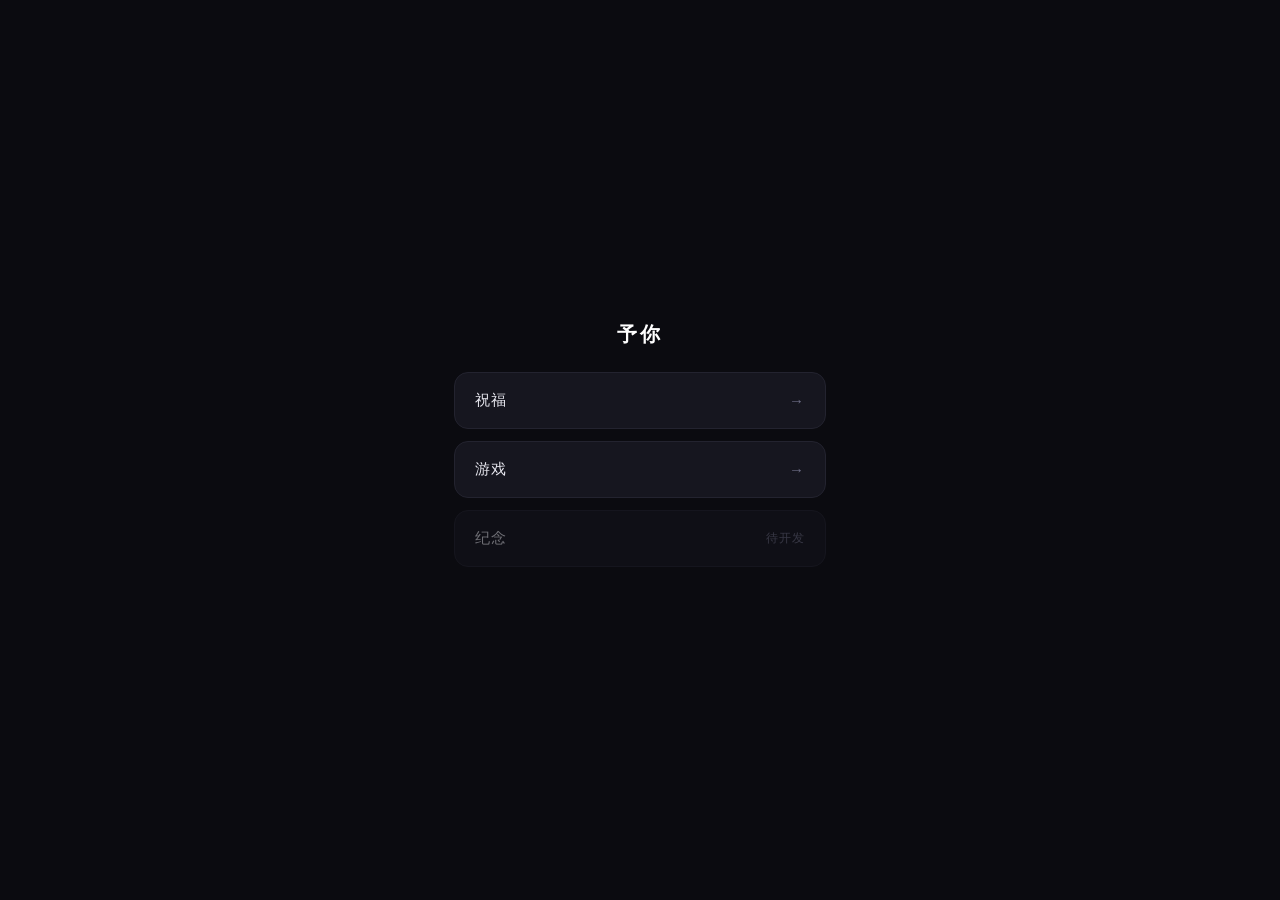
<file: index.html>
<!DOCTYPE html>
<html lang="zh-CN">
<head>
<meta charset="UTF-8">
<meta name="viewport" content="width=device-width, initial-scale=1, maximum-scale=1, user-scalable=no, viewport-fit=cover">
<meta name="theme-color" content="#0b0b10">
<title>予你</title>
<style>
  * { margin: 0; padding: 0; box-sizing: border-box; }
  html, body {
    width: 100%;
    height: 100%;
    overflow: hidden;
    background: #0b0b10;
  }
  body {
    display: flex;
    align-items: center;
    justify-content: center;
    color: #e8e8f0;
    font-family: -apple-system, BlinkMacSystemFont, "PingFang SC", "Microsoft YaHei", sans-serif;
    -webkit-tap-highlight-color: transparent;
  }
  #view {
    position: fixed;
    top: 0;
    left: 0;
    width: 100%;
    height: 100%;
    border: 0;
    display: none;
    background: #05000c;
  }
  .menu {
    display: none;
    width: 100%;
    max-width: 420px;
    padding: 24px;
  }
  .menu h1 {
    margin-bottom: 24px;
    font-size: 20px;
    font-weight: 600;
    letter-spacing: 3px;
    text-align: center;
    color: #ffffff;
  }
  .menu a {
    display: flex;
    align-items: center;
    justify-content: space-between;
    margin-bottom: 12px;
    padding: 18px 20px;
    border: 1px solid #23232f;
    border-radius: 14px;
    background: #16161f;
    color: #e8e8f0;
    font-size: 15px;
    letter-spacing: 1px;
    text-decoration: none;
  }
  .menu a::after {
    content: '→';
    color: #6d6d85;
  }
  .menu a:active { background: #1e1e2a; }
  .menu a.pending {
    opacity: .45;
    pointer-events: none;
  }
  .menu a.pending::after {
    content: '待开发';
    font-size: 12px;
  }
</style>
</head>
<body>
<iframe id="view" allow="autoplay" scrolling="no"></iframe>
<div class="menu" id="menu">
  <h1>予你</h1>
  <div id="list"></div>
</div>
<script>
(function () {
  'use strict';

  var MODULES = [
    { id: 'wish', name: '祝福', path: '祝福/index.html', ready: true },
    { id: 'game', name: '游戏', path: '游戏/index.html', ready: true },
    { id: 'mem', name: '纪念', path: '纪念/index.html', ready: false }
  ];

  var view = document.getElementById('view');
  var menu = document.getElementById('menu');
  var list = document.getElementById('list');
  var initialP = new URLSearchParams(window.location.search).get('p');
  var i;

  for (i = 0; i < MODULES.length; i++) {
    var item = MODULES[i];
    var a = document.createElement('a');
    a.textContent = item.name;
    if (item.ready) {
      a.href = '?m=' + item.id;
    } else {
      a.className = 'pending';
    }
    list.appendChild(a);
  }

  /* iframe 导航用 location.replace()，避免产生多余历史条目
     （否则浏览器返回键要按两次：先退 iframe 再退根地址） */
  function loadView(url) {
    try {
      if (url) {
        view.contentWindow.location.replace(url);
        view.style.display = 'block';
      } else {
        view.contentWindow.location.replace('about:blank');
        view.style.display = 'none';
      }
    } catch (e) {
      if (url) view.src = url;
      else view.removeAttribute('src');
      view.style.display = url ? 'block' : 'none';
    }
  }

  function route() {
    var sp = new URLSearchParams(window.location.search);
    var m = sp.get('m');
    var p = sp.get('p');
    var current = null;

    for (var j = 0; j < MODULES.length; j++) {
      if (MODULES[j].id === m) current = MODULES[j];
    }

    if (current && current.ready) {
      document.title = current.name;
      menu.style.display = 'none';
      /* 初始 URL 就带 p = 分享直达链接，透传 direct 让子页面隐藏返回按钮（封闭体验）；
         从菜单点进来的 p 与初始不同（或初始无 p），保持可返回 */
      var direct = initialP && p === initialP;
      loadView(current.path + (p ? ('?p=' + encodeURIComponent(p)) : '') + (direct ? '&direct=1' : ''));
    } else {
      document.title = '予你';
      loadView(null);
      menu.style.display = 'block';
    }
  }

  /* 供子页面调用（跨 iframe 层级，统一走 postMessage） */
  window.addEventListener('message', function (e) {
    if (e.origin !== window.location.origin) return;
    if (e.data && typeof e.data.nav === 'string') {
      window.__nav(e.data.nav);
    }
  });

  /* 直调入口（同层 iframe 可用） */
  window.__nav = function (query) {
    window.history.pushState(null, '', window.location.pathname + (query || ''));
    route();
  };

  window.addEventListener('popstate', route);
  route();
})();
</script>
</body>
</html>
</file>
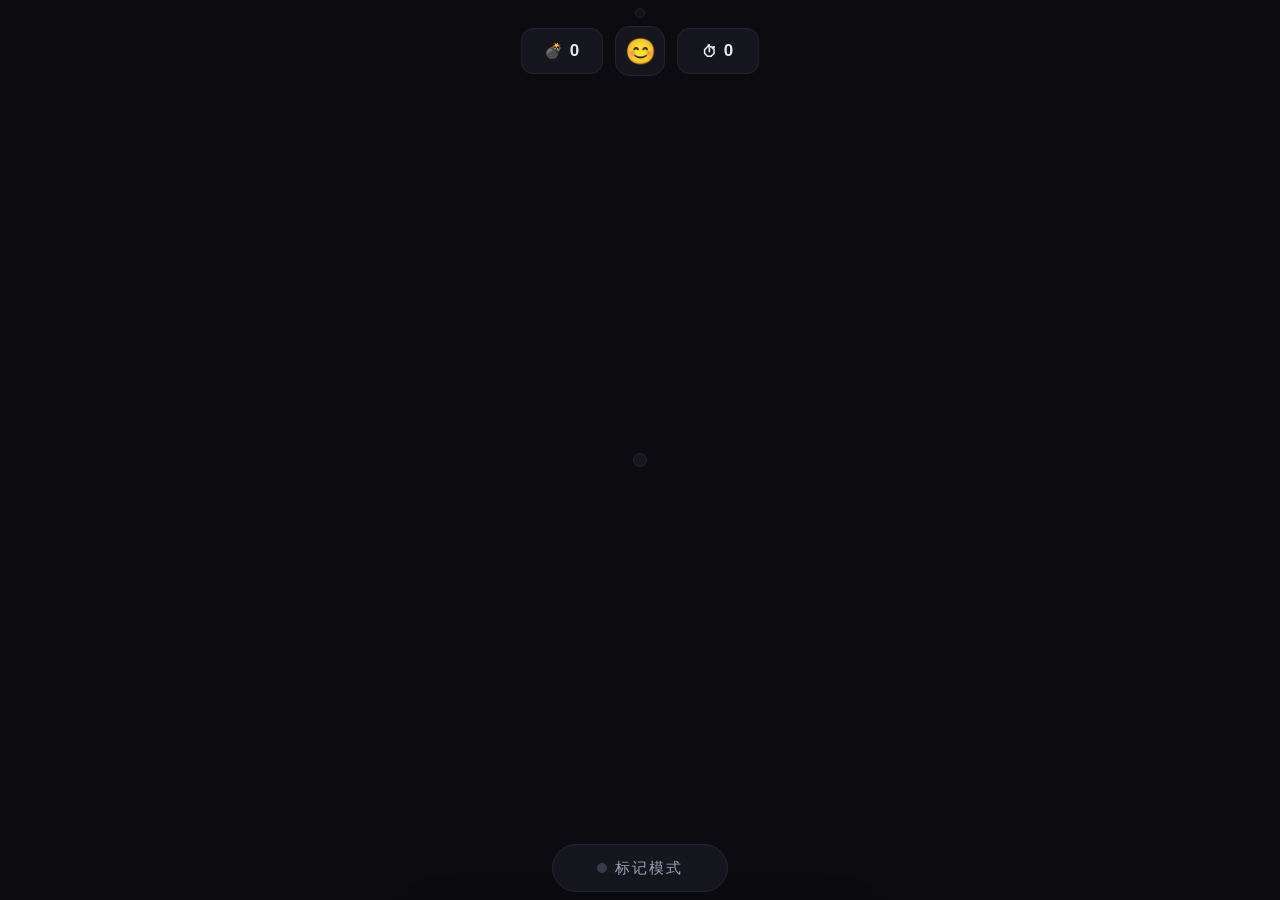
<file: 游戏/index.html>
<!DOCTYPE html>
<html lang="zh-CN">
<head>
<meta charset="UTF-8">
<meta name="viewport" content="width=device-width, initial-scale=1, maximum-scale=1, user-scalable=no, viewport-fit=cover">
<meta name="format-detection" content="telephone=no">
<meta name="theme-color" content="#0b0b10">
<meta name="apple-mobile-web-app-capable" content="yes">
<title>扫雷</title>
<link rel="stylesheet" href="style.css">
</head>
<body>
<div id="game">
  <div class="levels" id="levels"></div>

  <header class="head" id="head">
    <div class="chip"><span class="ico">💣</span><span id="mineCount">0</span></div>
    <button id="restart" type="button" aria-label="重新开始">😊</button>
    <div class="chip"><span class="ico">⏱</span><span id="time">0</span></div>
  </header>

  <div class="board-wrap">
    <div id="board"></div>
  </div>

  <footer class="foot" id="foot">
    <button id="flagMode" class="mode-btn" type="button" aria-pressed="false">
      <span class="dot"></span><span id="modeText">标记模式</span>
    </button>
  </footer>
</div>

<div id="flash" class="flash"></div>

<div id="scrim" class="scrim"></div>

<div id="result" class="result" role="dialog" aria-modal="true">
  <div class="sheet">
    <h2 id="resultTitle">游戏结束</h2>
    <p id="resultMsg"></p>
    <div class="stats">
      <div><span>用时</span><strong id="resultTime">0</strong></div>
      <div><span>难度</span><strong id="resultLevel">简单</strong></div>
      <div><span>最佳</span><strong id="resultBest">--</strong></div>
    </div>
    <div class="actions">
      <button id="againBtn" type="button">再来一局</button>
      <button id="closeBtn" type="button">看看棋盘</button>
    </div>
  </div>
</div>

<script src="script.js"></script>
</body>
</html>
</file>
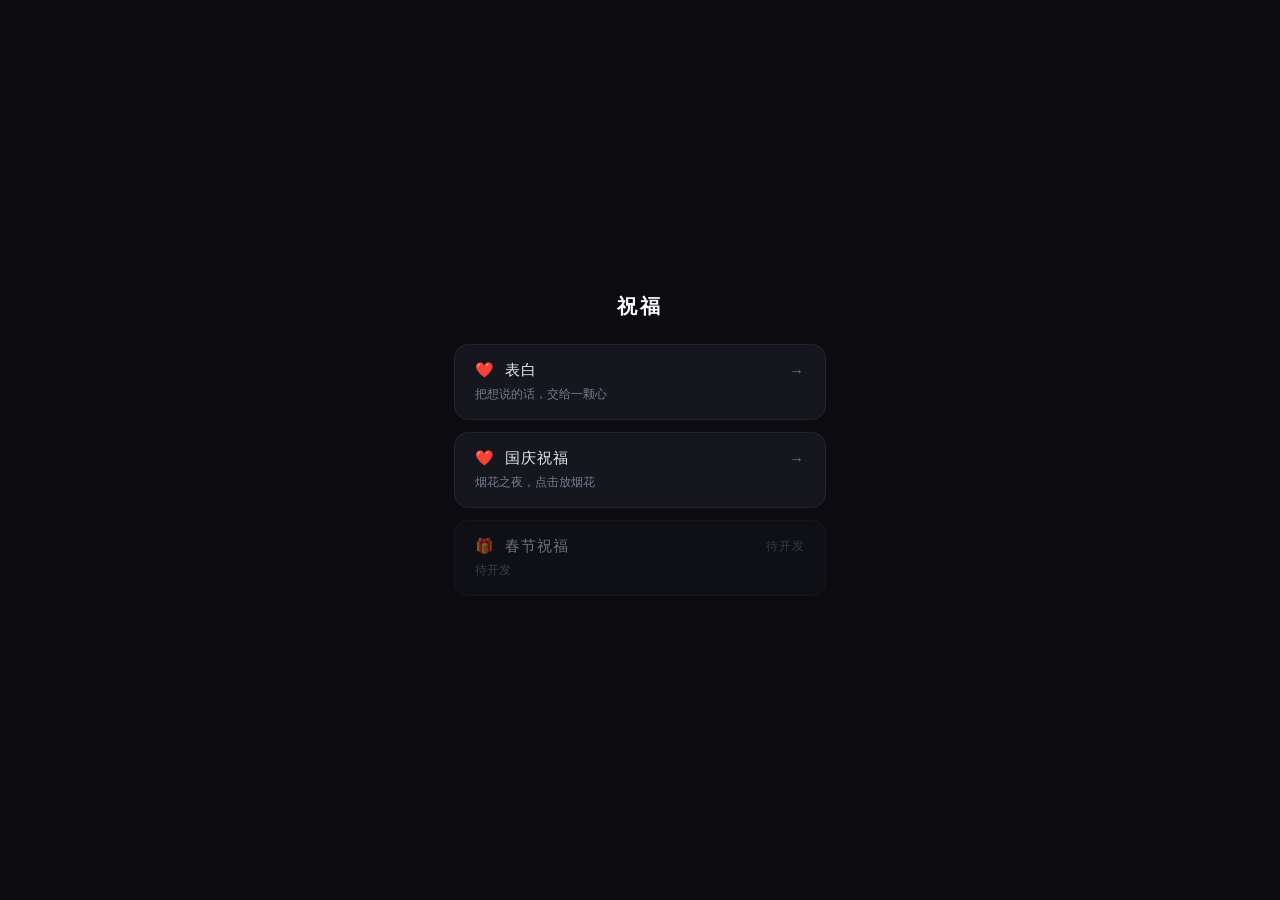
<file: 祝福/index.html>
<!DOCTYPE html>
<html lang="zh-CN">
<head>
<meta charset="UTF-8">
<meta name="viewport" content="width=device-width, initial-scale=1, maximum-scale=1, user-scalable=no, viewport-fit=cover">
<meta name="theme-color" content="#0b0b10">
<title>祝福</title>
<link rel="stylesheet" href="style.css">
</head>
<body>
<iframe id="view" allow="autoplay" scrolling="no"></iframe>
<div class="menu" id="menu">
  <h1>祝福</h1>
  <div id="list"></div>
</div>
<script src="script.js"></script>
</body>
</html>
</file>
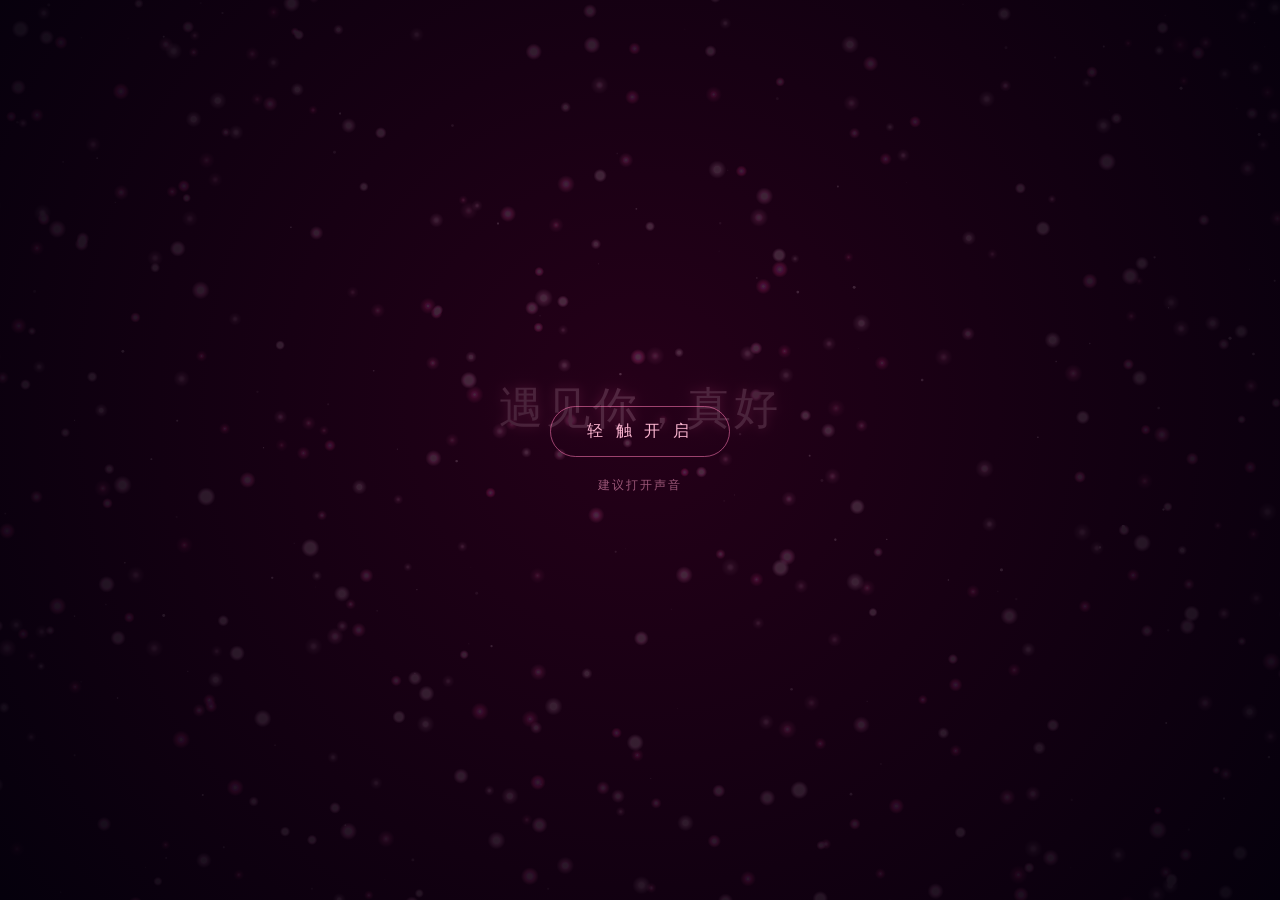
<file: 表白/index.html>
<!DOCTYPE html>
<html lang="zh-CN">
<head>
<meta charset="UTF-8">
<meta name="viewport" content="width=device-width, initial-scale=1, maximum-scale=1, user-scalable=no, viewport-fit=cover">
<meta name="format-detection" content="telephone=no">
<meta name="theme-color" content="#05000c">
<title>表白</title>
<link rel="stylesheet" href="style.css">
</head>
<body>
<canvas id="scene"></canvas>
<div class="message">
  <div class="main" id="mainText"></div>
  <div class="sub" id="subText"></div>
</div>
<div class="start" id="start">
  <button id="startBtn" type="button">轻 触 开 启</button>
  <div class="tip">建议打开声音</div>
</div>
<audio id="bgm" loop preload="auto"></audio>
<script src="script.js"></script>
</body>
</html>
</file>
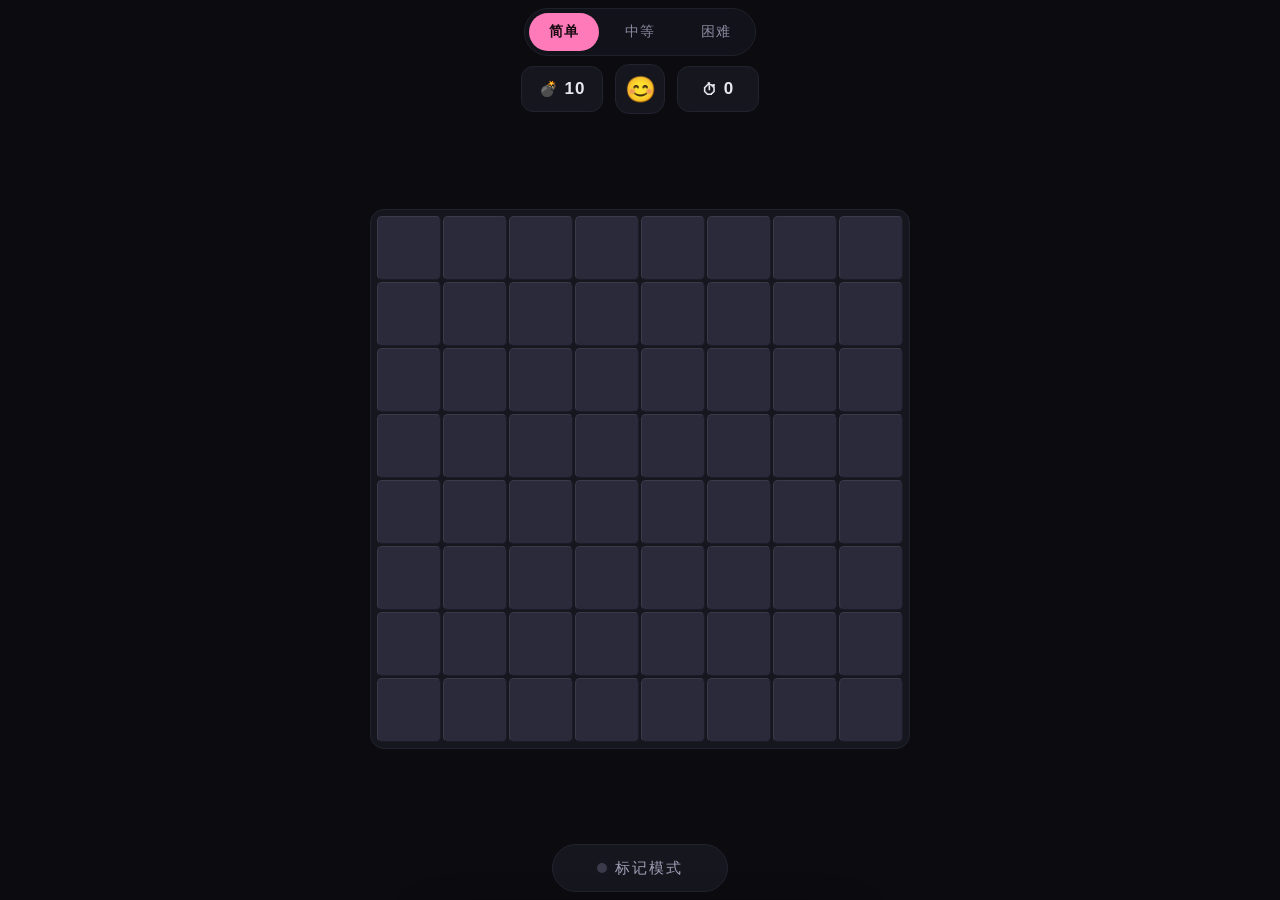
<file: 游戏/扫雷/index.html>
<!DOCTYPE html>
<html lang="zh-CN">
<head>
<meta charset="UTF-8">
<meta name="viewport" content="width=device-width, initial-scale=1, maximum-scale=1, user-scalable=no, viewport-fit=cover">
<meta name="format-detection" content="telephone=no">
<meta name="theme-color" content="#0b0b10">
<meta name="apple-mobile-web-app-capable" content="yes">
<title>扫雷</title>
<link rel="stylesheet" href="style.css">
</head>
<body>
<div id="game">
  <button id="backBtn" class="back" type="button">← 返回</button>
  <div class="levels" id="levels"></div>

  <header class="head" id="head">
    <div class="chip"><span class="ico">💣</span><span id="mineCount">0</span></div>
    <button id="restart" type="button" aria-label="重新开始">😊</button>
    <div class="chip"><span class="ico">⏱</span><span id="time">0</span></div>
  </header>

  <div class="board-wrap">
    <div id="board"></div>
  </div>

  <footer class="foot" id="foot">
    <button id="flagMode" class="mode-btn" type="button" aria-pressed="false">
      <span class="dot"></span><span id="modeText">标记模式</span>
    </button>
  </footer>
</div>

<div id="flash" class="flash"></div>

<div id="scrim" class="scrim"></div>

<div id="result" class="result" role="dialog" aria-modal="true">
  <div class="sheet">
    <h2 id="resultTitle">游戏结束</h2>
    <p id="resultMsg"></p>
    <div class="stats">
      <div><span>用时</span><strong id="resultTime">0</strong></div>
      <div><span>难度</span><strong id="resultLevel">简单</strong></div>
      <div><span>最佳</span><strong id="resultBest">--</strong></div>
    </div>
    <div class="actions">
      <button id="againBtn" type="button">再来一局</button>
      <button id="closeBtn" type="button">看看棋盘</button>
    </div>
  </div>
</div>

<script src="script.js"></script>
</body>
</html>
</file>
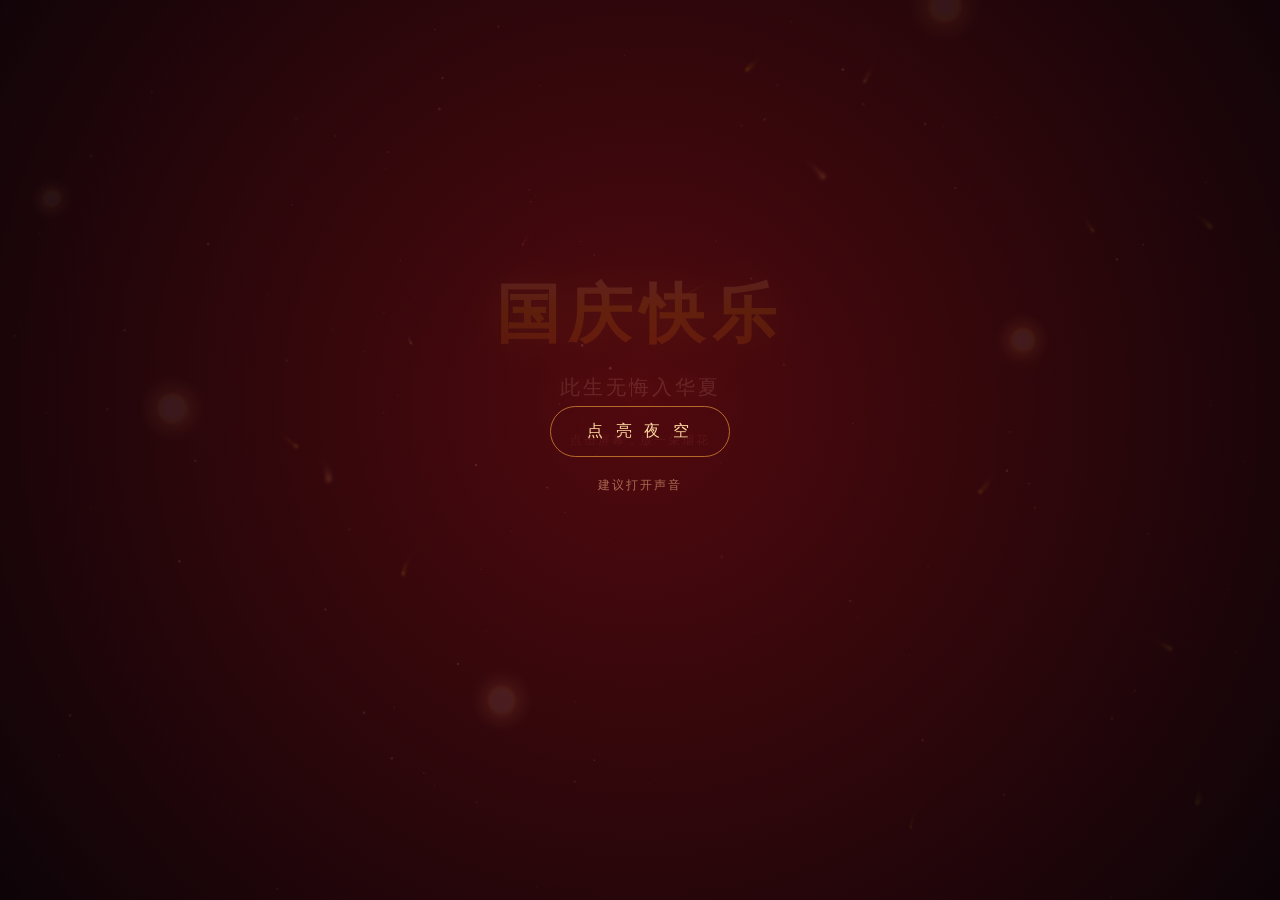
<file: 祝福/国庆/index.html>
<!DOCTYPE html>
<html lang="zh-CN">
<head>
<meta charset="UTF-8">
<meta name="viewport" content="width=device-width, initial-scale=1, maximum-scale=1, user-scalable=no, viewport-fit=cover">
<meta name="format-detection" content="telephone=no">
<meta name="theme-color" content="#0d0408">
<title>国庆快乐</title>
<link rel="stylesheet" href="style.css">
</head>
<body>
<canvas id="scene"></canvas>
<button id="backBtn" class="back" type="button">← 返回</button>

<div class="message">
  <div class="main" id="mainText"></div>
  <div class="sub" id="subText"></div>
  <div class="hint" id="hint">点击屏幕，放一朵烟花</div>
</div>

<div class="start" id="start">
  <button id="startBtn" type="button">点 亮 夜 空</button>
  <div class="tip">建议打开声音</div>
</div>

<audio id="bgm" loop preload="auto"></audio>
<script src="script.js"></script>
</body>
</html>
</file>
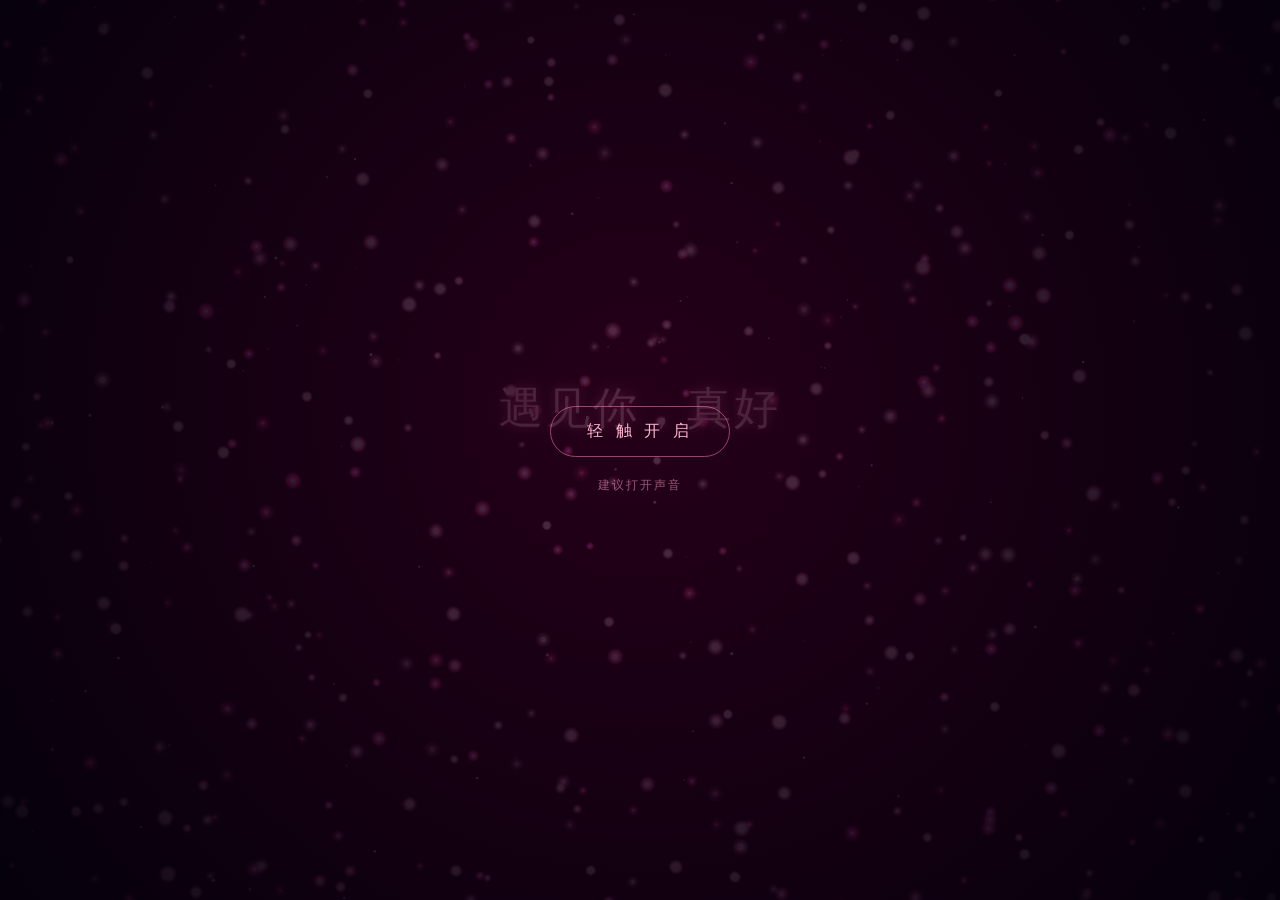
<file: 祝福/表白/index.html>
<!DOCTYPE html>
<html lang="zh-CN">
<head>
<meta charset="UTF-8">
<meta name="viewport" content="width=device-width, initial-scale=1, maximum-scale=1, user-scalable=no, viewport-fit=cover">
<meta name="format-detection" content="telephone=no">
<meta name="theme-color" content="#05000c">
<title>表白</title>
<link rel="stylesheet" href="style.css">
</head>
<body>
<canvas id="scene"></canvas>
<button id="backBtn" class="back" type="button">← 返回</button>
<div class="message">
  <div class="main" id="mainText"></div>
  <div class="sub" id="subText"></div>
</div>
<div class="start" id="start">
  <button id="startBtn" type="button">轻 触 开 启</button>
  <div class="tip">建议打开声音</div>
</div>
<audio id="bgm" loop preload="auto"></audio>
<script src="script.js"></script>
</body>
</html>
</file>
<file: 游戏/style.css>
* { margin: 0; padding: 0; box-sizing: border-box; }

:root {
  --cell: 40px;
  --font: 16px;
  --gap: 2px;
  --pad: 6px;
}

html, body {
  width: 100%;
  height: 100%;
  overflow: hidden;
  background: #0b0b10;
  color: #e8e8f0;
  font-family: -apple-system, BlinkMacSystemFont, "PingFang SC", "Microsoft YaHei", sans-serif;
  -webkit-tap-highlight-color: transparent;
  -webkit-user-select: none;
  user-select: none;
  -webkit-touch-callout: none;
}

#game {
  display: flex;
  flex-direction: column;
  height: 100%;
  padding-top: max(8px, env(safe-area-inset-top));
  padding-bottom: max(8px, env(safe-area-inset-bottom));
  padding-left: max(8px, env(safe-area-inset-left));
  padding-right: max(8px, env(safe-area-inset-right));
}

/* ---------- 难度切换 ---------- */
.levels {
  display: flex;
  justify-content: center;
  gap: 6px;
  padding: 4px;
  margin: 0 auto 8px;
  background: #12121a;
  border: 1px solid #20202b;
  border-radius: 999px;
}

.levels button {
  font: inherit;
  font-size: 14px;
  letter-spacing: 1px;
  color: #8a8aa0;
  background: transparent;
  border: 0;
  border-radius: 999px;
  padding: 9px 20px;
  min-height: 38px;
  cursor: pointer;
  transition: background .18s, color .18s;
}

.levels button.active {
  color: #1a0a12;
  background: #ff7ab8;
  font-weight: 700;
}

/* ---------- 计分板 ---------- */
.head {
  display: flex;
  align-items: center;
  justify-content: center;
  gap: 12px;
  padding: 0 4px 10px;
}

.chip {
  display: flex;
  align-items: center;
  justify-content: center;
  gap: 6px;
  min-width: 82px;
  height: 46px;
  padding: 0 14px;
  font-size: 17px;
  font-weight: 700;
  letter-spacing: 1px;
  font-variant-numeric: tabular-nums;
  background: #16161f;
  border: 1px solid #23232f;
  border-radius: 12px;
}

.chip .ico { font-size: 15px; }

#restart {
  width: 50px;
  height: 50px;
  font-size: 25px;
  line-height: 1;
  border: 1px solid #23232f;
  border-radius: 14px;
  background: #16161f;
  color: #e8e8f0;
  cursor: pointer;
  transition: transform .12s;
}
#restart:active { transform: scale(0.9); }

/* ---------- 棋盘 ---------- */
.board-wrap {
  flex: 1;
  display: flex;
  align-items: center;
  justify-content: center;
  min-height: 0;
}

#board {
  display: grid;
  gap: var(--gap);
  padding: var(--pad);
  background: #16161f;
  border: 1px solid #23232f;
  border-radius: 14px;
}

#board.shake { animation: shake .45s cubic-bezier(.36,.07,.19,.97); }

@keyframes shake {
  10%, 90% { transform: translateX(-3px); }
  20%, 80% { transform: translateX(5px); }
  30%, 50%, 70% { transform: translateX(-7px); }
  40%, 60% { transform: translateX(7px); }
}

.cell {
  display: flex;
  align-items: center;
  justify-content: center;
  border-radius: 5px;
  font-size: var(--font);
  font-weight: 700;
  line-height: 1;
  cursor: pointer;
  transition: transform .08s, background .12s;
  -webkit-tap-highlight-color: transparent;
  touch-action: manipulation;
  user-select: none;
}

.cell.closed {
  background: #2a2a3a;
  border-top: 1px solid #3a3a4a;
  border-left: 1px solid #3a3a4a;
  border-right: 1px solid #1c1c28;
  border-bottom: 1px solid #1c1c28;
}

.cell.closed.press {
  background: #3a3a4e;
  transform: scale(0.94);
}

.cell.revealed {
  background: #1c1c26;
  border: 1px solid #26262f;
}

.cell.flagged {
  background: #2a1a2c;
  border: 1px solid #3a2a3c;
}
.cell.flagged::after { content: "🚩"; font-size: calc(var(--cell) * 0.5); }

.cell.flagged.misflagged {
  background: #33121a;
  border-color: #5a2030;
}
.cell.flagged.misflagged::after { content: "❌"; }

.cell.mine::after {
  content: "💣";
  font-size: calc(var(--cell) * 0.5);
}

.cell.mine-death {
  background: #4a0a12;
  border: 1px solid #ff3a4a;
  animation: pop .45s ease-out 3;
}
.cell.mine-death::after {
  content: "💥";
  font-size: calc(var(--cell) * 0.6);
}

@keyframes pop {
  0% { transform: scale(0.7); background: #ff2a3a; }
  50% { transform: scale(1.12); background: #ff2a3a; }
  100% { transform: scale(1); background: #4a0a12; }
}

.cell[data-n="1"] { color: #5a9bff; }
.cell[data-n="2"] { color: #4ad16a; }
.cell[data-n="3"] { color: #ff5a5a; }
.cell[data-n="4"] { color: #a06aff; }
.cell[data-n="5"] { color: #d07a2a; }
.cell[data-n="6"] { color: #2ab0b0; }
.cell[data-n="7"] { color: #d0d0e0; }
.cell[data-n="8"] { color: #8a8a9a; }

/* ---------- 底部 ---------- */
.foot {
  display: flex;
  justify-content: center;
  padding-top: 10px;
}

.mode-btn {
  display: flex;
  align-items: center;
  justify-content: center;
  gap: 8px;
  min-width: 176px;
  height: 48px;
  padding: 0 22px;
  font: inherit;
  font-size: 15px;
  letter-spacing: 2px;
  color: #a0a0b8;
  background: #16161f;
  border: 1px solid #23232f;
  border-radius: 999px;
  cursor: pointer;
  transition: background .15s, color .15s, border-color .15s;
}

.mode-btn .dot {
  width: 10px;
  height: 10px;
  border-radius: 50%;
  background: #3a3a4a;
  transition: background .15s, box-shadow .15s;
}

.mode-btn.active {
  color: #ffd0e4;
  background: #2a1220;
  border-color: #ff5fa2;
}
.mode-btn.active .dot {
  background: #ff5fa2;
  box-shadow: 0 0 10px #ff5fa2;
}

.mode-btn:active { transform: scale(0.97); }

/* ---------- 踩雷红闪 ---------- */
.flash {
  position: fixed;
  inset: 0;
  z-index: 90;
  pointer-events: none;
  opacity: 0;
  background: radial-gradient(circle at 50% 50%, rgba(255, 40, 60, .55), rgba(255, 0, 30, .25) 55%, rgba(255, 0, 30, 0) 75%);
  transition: opacity .12s;
}
.flash.on { opacity: 1; }

/* ---------- 结算面板（底部抽屉） ---------- */
.scrim {
  position: fixed;
  inset: 0;
  z-index: 95;
  background: rgba(5, 0, 12, .5);
  opacity: 0;
  pointer-events: none;
  transition: opacity .3s;
}
.scrim.show {
  opacity: 1;
  pointer-events: auto;
}

.result {
  position: fixed;
  left: 0;
  right: 0;
  bottom: 0;
  z-index: 100;
  padding: 0 12px calc(12px + env(safe-area-inset-bottom));
  transform: translateY(115%);
  transition: transform .34s cubic-bezier(.2, .8, .3, 1);
}
.result.show { transform: translateY(0); }

.sheet {
  max-width: 420px;
  margin: 0 auto;
  padding: 24px 22px 20px;
  background: #16161f;
  border: 1px solid #23232f;
  border-radius: 22px;
  box-shadow: 0 -12px 40px rgba(0, 0, 0, .5);
  text-align: center;
}

.sheet h2 {
  margin-bottom: 8px;
  font-size: 23px;
}

.sheet p {
  margin-bottom: 18px;
  font-size: 14px;
  color: #a8a8bc;
}

.stats {
  display: flex;
  justify-content: space-around;
  margin-bottom: 20px;
}

.stats div {
  display: flex;
  flex-direction: column;
  gap: 5px;
}

.stats span {
  font-size: 12px;
  color: #7a7a90;
}

.stats strong {
  font-size: 20px;
  color: #ffd9ea;
  font-variant-numeric: tabular-nums;
}

.actions {
  display: flex;
  gap: 10px;
}

.actions button {
  flex: 1;
  min-height: 48px;
  font: inherit;
  font-size: 15px;
  letter-spacing: 1px;
  border-radius: 999px;
  cursor: pointer;
}

#againBtn {
  color: #1a0a12;
  background: #ff7ab8;
  border: 0;
  font-weight: 700;
}

#closeBtn {
  color: #a0a0b8;
  background: transparent;
  border: 1px solid #2c2c3a;
}

#againBtn:active, #closeBtn:active { transform: scale(0.97); }
</file>
<file: 祝福/style.css>
* { margin: 0; padding: 0; box-sizing: border-box; }

html, body {
  width: 100%;
  height: 100%;
  overflow: hidden;
  background: #0b0b10;
}

body {
  display: flex;
  align-items: center;
  justify-content: center;
  color: #e8e8f0;
  font-family: -apple-system, BlinkMacSystemFont, "PingFang SC", "Microsoft YaHei", sans-serif;
  -webkit-tap-highlight-color: transparent;
}

#view {
  position: fixed;
  top: 0;
  left: 0;
  width: 100%;
  height: 100%;
  border: 0;
  display: none;
  background: #05000c;
}

.menu {
  display: none;
  width: 100%;
  max-width: 420px;
  padding: 24px;
}

.menu h1 {
  margin-bottom: 24px;
  font-size: 20px;
  font-weight: 600;
  letter-spacing: 3px;
  text-align: center;
  color: #ffffff;
}

.menu a {
  display: block;
  margin-bottom: 12px;
  padding: 16px 20px;
  border: 1px solid #23232f;
  border-radius: 14px;
  background: #16161f;
  color: #e8e8f0;
  font-size: 15px;
  letter-spacing: 1px;
  text-decoration: none;
}

.menu a .row {
  display: flex;
  align-items: center;
  justify-content: space-between;
}

.menu a .row::after {
  content: '→';
  color: #6d6d85;
}

.menu a .ico { margin-right: 10px; }

.menu a .label {
  display: inline-flex;
  align-items: center;
}

.menu a .desc {
  margin-top: 6px;
  font-size: 12px;
  color: #7a7a90;
  letter-spacing: 0;
}

.menu a:active { background: #1e1e2a; }

.menu a.pending {
  opacity: .45;
  pointer-events: none;
}

.menu a.pending .row::after {
  content: '待开发';
  font-size: 12px;
  letter-spacing: 1px;
}
</file>
<file: 表白/style.css>
* { margin: 0; padding: 0; box-sizing: border-box; }

html, body {
  width: 100%;
  height: 100%;
  overflow: hidden;
  background: #05000c;
}

body {
  font-family: -apple-system, BlinkMacSystemFont, "PingFang SC", "Microsoft YaHei", sans-serif;
  -webkit-tap-highlight-color: transparent;
  -webkit-font-smoothing: antialiased;
  -webkit-user-select: none;
  user-select: none;
}

#scene {
  position: fixed;
  top: 0;
  left: 0;
  width: 100%;
  height: 100%;
  display: block;
  z-index: 1;
  touch-action: none;
}

.message {
  position: fixed;
  top: 46%;
  left: 0;
  right: 0;
  z-index: 2;
  padding: 0 24px;
  text-align: center;
  pointer-events: none;
  transform: translateY(-50%);
}

.message .main {
  font-size: clamp(20px, 6.4vw, 44px);
  letter-spacing: 3px;
  color: #ffd9ea;
  text-shadow: 0 0 10px rgba(255, 90, 160, .9), 0 0 26px rgba(255, 90, 160, .45);
  animation: glowPulse 2.6s ease-in-out infinite;
}

.message .sub {
  margin-top: 12px;
  font-size: clamp(12px, 3.4vw, 18px);
  letter-spacing: 2px;
  color: #ff9ec7;
  animation: glowPulse 2.6s ease-in-out infinite .6s;
}

@keyframes glowPulse {
  0%, 100% { opacity: .72; }
  50% { opacity: 1; }
}

.start {
  position: fixed;
  top: 0;
  left: 0;
  right: 0;
  bottom: 0;
  z-index: 10;
  display: flex;
  flex-direction: column;
  align-items: center;
  justify-content: center;
  background: radial-gradient(circle at 50% 45%, rgba(45, 0, 28, .82), rgba(5, 0, 12, .97));
  transition: opacity .9s ease;
}

.start.hide {
  opacity: 0;
  pointer-events: none;
}

.start button {
  font: inherit;
  font-size: 16px;
  letter-spacing: 4px;
  color: #ffb8d4;
  background: transparent;
  border: 1px solid rgba(255, 120, 180, .55);
  border-radius: 999px;
  padding: 14px 36px;
  cursor: pointer;
  animation: ring 2.2s ease-in-out infinite;
}

.start .tip {
  margin-top: 20px;
  font-size: 12px;
  letter-spacing: 2px;
  color: #ff9ec7;
  opacity: .55;
}

@keyframes ring {
  0%, 100% { box-shadow: 0 0 0 rgba(255, 90, 160, 0); }
  50% { box-shadow: 0 0 26px rgba(255, 90, 160, .55); }
}
</file>
<file: 游戏/扫雷/style.css>
* { margin: 0; padding: 0; box-sizing: border-box; }

:root {
  --cell: 40px;
  --font: 16px;
  --gap: 2px;
  --pad: 6px;
}

html, body {
  width: 100%;
  height: 100%;
  overflow: hidden;
  background: #0b0b10;
  color: #e8e8f0;
  font-family: -apple-system, BlinkMacSystemFont, "PingFang SC", "Microsoft YaHei", sans-serif;
  -webkit-tap-highlight-color: transparent;
  -webkit-user-select: none;
  user-select: none;
  -webkit-touch-callout: none;
}

#game {
  display: flex;
  flex-direction: column;
  height: 100%;
  padding-top: max(8px, env(safe-area-inset-top));
  padding-bottom: max(8px, env(safe-area-inset-bottom));
  padding-left: max(8px, env(safe-area-inset-left));
  padding-right: max(8px, env(safe-area-inset-right));
}

/* ---------- 返回按钮（左下角，避开顶部难度 tab） ---------- */
.back {
  position: fixed;
  bottom: max(14px, env(safe-area-inset-bottom));
  left: max(12px, env(safe-area-inset-left));
  z-index: 60;
  padding: 8px 15px;
  font: inherit;
  font-size: 13px;
  letter-spacing: 1px;
  color: rgba(220, 220, 240, .85);
  background: rgba(22, 22, 31, .7);
  border: 1px solid #2c2c3a;
  border-radius: 999px;
  -webkit-backdrop-filter: blur(6px);
  backdrop-filter: blur(6px);
  cursor: pointer;
  transition: transform .12s;
}
.back:active { transform: scale(.95); }

/* ---------- 难度切换 ---------- */
.levels {
  display: flex;
  justify-content: center;
  gap: 6px;
  padding: 4px;
  margin: 0 auto 8px;
  background: #12121a;
  border: 1px solid #20202b;
  border-radius: 999px;
}

.levels button {
  font: inherit;
  font-size: 14px;
  letter-spacing: 1px;
  color: #8a8aa0;
  background: transparent;
  border: 0;
  border-radius: 999px;
  padding: 9px 20px;
  min-height: 38px;
  cursor: pointer;
  transition: background .18s, color .18s;
}

.levels button.active {
  color: #1a0a12;
  background: #ff7ab8;
  font-weight: 700;
}

/* ---------- 计分板 ---------- */
.head {
  display: flex;
  align-items: center;
  justify-content: center;
  gap: 12px;
  padding: 0 4px 10px;
}

.chip {
  display: flex;
  align-items: center;
  justify-content: center;
  gap: 6px;
  min-width: 82px;
  height: 46px;
  padding: 0 14px;
  font-size: 17px;
  font-weight: 700;
  letter-spacing: 1px;
  font-variant-numeric: tabular-nums;
  background: #16161f;
  border: 1px solid #23232f;
  border-radius: 12px;
}

.chip .ico { font-size: 15px; }

#restart {
  width: 50px;
  height: 50px;
  font-size: 25px;
  line-height: 1;
  border: 1px solid #23232f;
  border-radius: 14px;
  background: #16161f;
  color: #e8e8f0;
  cursor: pointer;
  transition: transform .12s;
}
#restart:active { transform: scale(0.9); }

/* ---------- 棋盘 ---------- */
.board-wrap {
  flex: 1;
  display: flex;
  align-items: center;
  justify-content: center;
  min-height: 0;
}

#board {
  display: grid;
  gap: var(--gap);
  padding: var(--pad);
  background: #16161f;
  border: 1px solid #23232f;
  border-radius: 14px;
}

#board.shake { animation: shake .45s cubic-bezier(.36,.07,.19,.97); }

@keyframes shake {
  10%, 90% { transform: translateX(-3px); }
  20%, 80% { transform: translateX(5px); }
  30%, 50%, 70% { transform: translateX(-7px); }
  40%, 60% { transform: translateX(7px); }
}

.cell {
  display: flex;
  align-items: center;
  justify-content: center;
  border-radius: 5px;
  font-size: var(--font);
  font-weight: 700;
  line-height: 1;
  cursor: pointer;
  transition: transform .08s, background .12s;
  -webkit-tap-highlight-color: transparent;
  touch-action: manipulation;
  user-select: none;
}

.cell.closed {
  background: #2a2a3a;
  border-top: 1px solid #3a3a4a;
  border-left: 1px solid #3a3a4a;
  border-right: 1px solid #1c1c28;
  border-bottom: 1px solid #1c1c28;
}

.cell.closed.press {
  background: #3a3a4e;
  transform: scale(0.94);
}

.cell.revealed {
  background: #1c1c26;
  border: 1px solid #26262f;
}

.cell.flagged {
  background: #2a1a2c;
  border: 1px solid #3a2a3c;
}
.cell.flagged::after { content: "🚩"; font-size: calc(var(--cell) * 0.5); }

.cell.flagged.misflagged {
  background: #33121a;
  border-color: #5a2030;
}
.cell.flagged.misflagged::after { content: "❌"; }

.cell.mine::after {
  content: "💣";
  font-size: calc(var(--cell) * 0.5);
}

.cell.mine-death {
  background: #4a0a12;
  border: 1px solid #ff3a4a;
  animation: pop .45s ease-out 3;
}
.cell.mine-death::after {
  content: "💥";
  font-size: calc(var(--cell) * 0.6);
}

@keyframes pop {
  0% { transform: scale(0.7); background: #ff2a3a; }
  50% { transform: scale(1.12); background: #ff2a3a; }
  100% { transform: scale(1); background: #4a0a12; }
}

.cell[data-n="1"] { color: #5a9bff; }
.cell[data-n="2"] { color: #4ad16a; }
.cell[data-n="3"] { color: #ff5a5a; }
.cell[data-n="4"] { color: #a06aff; }
.cell[data-n="5"] { color: #d07a2a; }
.cell[data-n="6"] { color: #2ab0b0; }
.cell[data-n="7"] { color: #d0d0e0; }
.cell[data-n="8"] { color: #8a8a9a; }

/* ---------- 底部 ---------- */
.foot {
  display: flex;
  justify-content: center;
  padding-top: 10px;
}

.mode-btn {
  display: flex;
  align-items: center;
  justify-content: center;
  gap: 8px;
  min-width: 176px;
  height: 48px;
  padding: 0 22px;
  font: inherit;
  font-size: 15px;
  letter-spacing: 2px;
  color: #a0a0b8;
  background: #16161f;
  border: 1px solid #23232f;
  border-radius: 999px;
  cursor: pointer;
  transition: background .15s, color .15s, border-color .15s;
}

.mode-btn .dot {
  width: 10px;
  height: 10px;
  border-radius: 50%;
  background: #3a3a4a;
  transition: background .15s, box-shadow .15s;
}

.mode-btn.active {
  color: #ffd0e4;
  background: #2a1220;
  border-color: #ff5fa2;
}
.mode-btn.active .dot {
  background: #ff5fa2;
  box-shadow: 0 0 10px #ff5fa2;
}

.mode-btn:active { transform: scale(0.97); }

/* ---------- 踩雷红闪 ---------- */
.flash {
  position: fixed;
  inset: 0;
  z-index: 90;
  pointer-events: none;
  opacity: 0;
  background: radial-gradient(circle at 50% 50%, rgba(255, 40, 60, .55), rgba(255, 0, 30, .25) 55%, rgba(255, 0, 30, 0) 75%);
  transition: opacity .12s;
}
.flash.on { opacity: 1; }

/* ---------- 结算面板（底部抽屉） ---------- */
.scrim {
  position: fixed;
  inset: 0;
  z-index: 95;
  background: rgba(5, 0, 12, .5);
  opacity: 0;
  pointer-events: none;
  transition: opacity .3s;
}
.scrim.show {
  opacity: 1;
  pointer-events: auto;
}

.result {
  position: fixed;
  left: 0;
  right: 0;
  bottom: 0;
  z-index: 100;
  padding: 0 12px calc(12px + env(safe-area-inset-bottom));
  transform: translateY(115%);
  transition: transform .34s cubic-bezier(.2, .8, .3, 1);
}
.result.show { transform: translateY(0); }

.sheet {
  max-width: 420px;
  margin: 0 auto;
  padding: 24px 22px 20px;
  background: #16161f;
  border: 1px solid #23232f;
  border-radius: 22px;
  box-shadow: 0 -12px 40px rgba(0, 0, 0, .5);
  text-align: center;
}

.sheet h2 {
  margin-bottom: 8px;
  font-size: 23px;
}

.sheet p {
  margin-bottom: 18px;
  font-size: 14px;
  color: #a8a8bc;
}

.stats {
  display: flex;
  justify-content: space-around;
  margin-bottom: 20px;
}

.stats div {
  display: flex;
  flex-direction: column;
  gap: 5px;
}

.stats span {
  font-size: 12px;
  color: #7a7a90;
}

.stats strong {
  font-size: 20px;
  color: #ffd9ea;
  font-variant-numeric: tabular-nums;
}

.actions {
  display: flex;
  gap: 10px;
}

.actions button {
  flex: 1;
  min-height: 48px;
  font: inherit;
  font-size: 15px;
  letter-spacing: 1px;
  border-radius: 999px;
  cursor: pointer;
}

#againBtn {
  color: #1a0a12;
  background: #ff7ab8;
  border: 0;
  font-weight: 700;
}

#closeBtn {
  color: #a0a0b8;
  background: transparent;
  border: 1px solid #2c2c3a;
}

#againBtn:active, #closeBtn:active { transform: scale(0.97); }
</file>
<file: 祝福/国庆/style.css>
* { margin: 0; padding: 0; box-sizing: border-box; }

html, body {
  width: 100%;
  height: 100%;
  overflow: hidden;
  background: #0d0408;
}

body {
  font-family: -apple-system, BlinkMacSystemFont, "PingFang SC", "Microsoft YaHei", sans-serif;
  -webkit-tap-highlight-color: transparent;
  -webkit-font-smoothing: antialiased;
  -webkit-user-select: none;
  user-select: none;
}

#scene {
  position: fixed;
  top: 0;
  left: 0;
  width: 100%;
  height: 100%;
  display: block;
  z-index: 1;
  touch-action: none;
}

/* ---------- 中央文字 ---------- */
.message {
  position: fixed;
  top: 40%;
  left: 0;
  right: 0;
  z-index: 2;
  padding: 0 24px;
  text-align: center;
  pointer-events: none;
  transform: translateY(-50%);
}

.message .main {
  font-size: clamp(34px, 11vw, 64px);
  font-weight: 800;
  letter-spacing: 8px;
  background: linear-gradient(180deg, #fff3c4 0%, #ffd700 45%, #ff8c00 100%);
  -webkit-background-clip: text;
  background-clip: text;
  -webkit-text-fill-color: transparent;
  filter: drop-shadow(0 0 18px rgba(255, 180, 40, .55));
  animation: goldPulse 2.8s ease-in-out infinite;
}

.message .sub {
  margin-top: 16px;
  min-height: 1.6em;
  font-size: clamp(14px, 4vw, 20px);
  letter-spacing: 3px;
  color: #ffe4cc;
  text-shadow: 0 0 6px rgba(0, 0, 0, .8), 0 0 16px rgba(255, 120, 60, .75);
  opacity: 1;
  transition: opacity .5s ease;
}

.message .sub.fade { opacity: 0; }

.message .hint {
  margin-top: 26px;
  font-size: 12px;
  letter-spacing: 2px;
  color: #ff9e7d;
  opacity: .55;
  animation: goldPulse 2.8s ease-in-out infinite .8s;
}

@keyframes goldPulse {
  0%, 100% { opacity: .78; }
  50% { opacity: 1; }
}

/* ---------- 启动遮罩 ---------- */
.start {
  position: fixed;
  top: 0;
  left: 0;
  right: 0;
  bottom: 0;
  z-index: 10;
  display: flex;
  flex-direction: column;
  align-items: center;
  justify-content: center;
  background: radial-gradient(circle at 50% 45%, rgba(90, 10, 15, .88), rgba(13, 4, 8, .97));
  transition: opacity .9s ease;
}

.start.hide {
  opacity: 0;
  pointer-events: none;
}

.start button {
  font: inherit;
  font-size: 16px;
  letter-spacing: 4px;
  color: #ffd9a0;
  background: transparent;
  border: 1px solid rgba(255, 170, 60, .6);
  border-radius: 999px;
  padding: 14px 36px;
  cursor: pointer;
  animation: ring 2.2s ease-in-out infinite;
}

.start .tip {
  margin-top: 20px;
  font-size: 12px;
  letter-spacing: 2px;
  color: #ffb98a;
  opacity: .55;
}

@keyframes ring {
  0%, 100% { box-shadow: 0 0 0 rgba(255, 160, 60, 0); }
  50% { box-shadow: 0 0 26px rgba(255, 160, 60, .55); }
}

/* ---------- 返回按钮 ---------- */
.back {
  position: fixed;
  top: max(12px, env(safe-area-inset-top));
  left: max(12px, env(safe-area-inset-left));
  z-index: 60;
  padding: 8px 15px;
  font: inherit;
  font-size: 13px;
  letter-spacing: 1px;
  color: rgba(255, 225, 190, .85);
  background: rgba(30, 12, 10, .55);
  border: 1px solid rgba(255, 170, 80, .35);
  border-radius: 999px;
  -webkit-backdrop-filter: blur(6px);
  backdrop-filter: blur(6px);
  cursor: pointer;
  transition: transform .12s;
}

.back:active { transform: scale(.95); }
</file>
<file: 祝福/表白/style.css>
* { margin: 0; padding: 0; box-sizing: border-box; }

html, body {
  width: 100%;
  height: 100%;
  overflow: hidden;
  background: #05000c;
}

body {
  font-family: -apple-system, BlinkMacSystemFont, "PingFang SC", "Microsoft YaHei", sans-serif;
  -webkit-tap-highlight-color: transparent;
  -webkit-font-smoothing: antialiased;
  -webkit-user-select: none;
  user-select: none;
}

#scene {
  position: fixed;
  top: 0;
  left: 0;
  width: 100%;
  height: 100%;
  display: block;
  z-index: 1;
  touch-action: none;
}

.message {
  position: fixed;
  top: 46%;
  left: 0;
  right: 0;
  z-index: 2;
  padding: 0 24px;
  text-align: center;
  pointer-events: none;
  transform: translateY(-50%);
}

.message .main {
  font-size: clamp(20px, 6.4vw, 44px);
  letter-spacing: 3px;
  color: #ffd9ea;
  text-shadow: 0 0 10px rgba(255, 90, 160, .9), 0 0 26px rgba(255, 90, 160, .45);
  animation: glowPulse 2.6s ease-in-out infinite;
}

.message .sub {
  margin-top: 12px;
  font-size: clamp(12px, 3.4vw, 18px);
  letter-spacing: 2px;
  color: #ff9ec7;
  animation: glowPulse 2.6s ease-in-out infinite .6s;
}

@keyframes glowPulse {
  0%, 100% { opacity: .72; }
  50% { opacity: 1; }
}

.start {
  position: fixed;
  top: 0;
  left: 0;
  right: 0;
  bottom: 0;
  z-index: 10;
  display: flex;
  flex-direction: column;
  align-items: center;
  justify-content: center;
  background: radial-gradient(circle at 50% 45%, rgba(45, 0, 28, .82), rgba(5, 0, 12, .97));
  transition: opacity .9s ease;
}

.start.hide {
  opacity: 0;
  pointer-events: none;
}

.start button {
  font: inherit;
  font-size: 16px;
  letter-spacing: 4px;
  color: #ffb8d4;
  background: transparent;
  border: 1px solid rgba(255, 120, 180, .55);
  border-radius: 999px;
  padding: 14px 36px;
  cursor: pointer;
  animation: ring 2.2s ease-in-out infinite;
}

.start .tip {
  margin-top: 20px;
  font-size: 12px;
  letter-spacing: 2px;
  color: #ff9ec7;
  opacity: .55;
}

@keyframes ring {
  0%, 100% { box-shadow: 0 0 0 rgba(255, 90, 160, 0); }
  50% { box-shadow: 0 0 26px rgba(255, 90, 160, .55); }
}

.back {
  position: fixed;
  top: max(12px, env(safe-area-inset-top));
  left: max(12px, env(safe-area-inset-left));
  z-index: 60;
  padding: 8px 15px;
  font: inherit;
  font-size: 13px;
  letter-spacing: 1px;
  color: rgba(255, 220, 235, .85);
  background: rgba(22, 12, 22, .55);
  border: 1px solid rgba(255, 150, 195, .35);
  border-radius: 999px;
  -webkit-backdrop-filter: blur(6px);
  backdrop-filter: blur(6px);
  cursor: pointer;
  transition: transform .12s;
}

.back:active { transform: scale(.95); }
</file>
